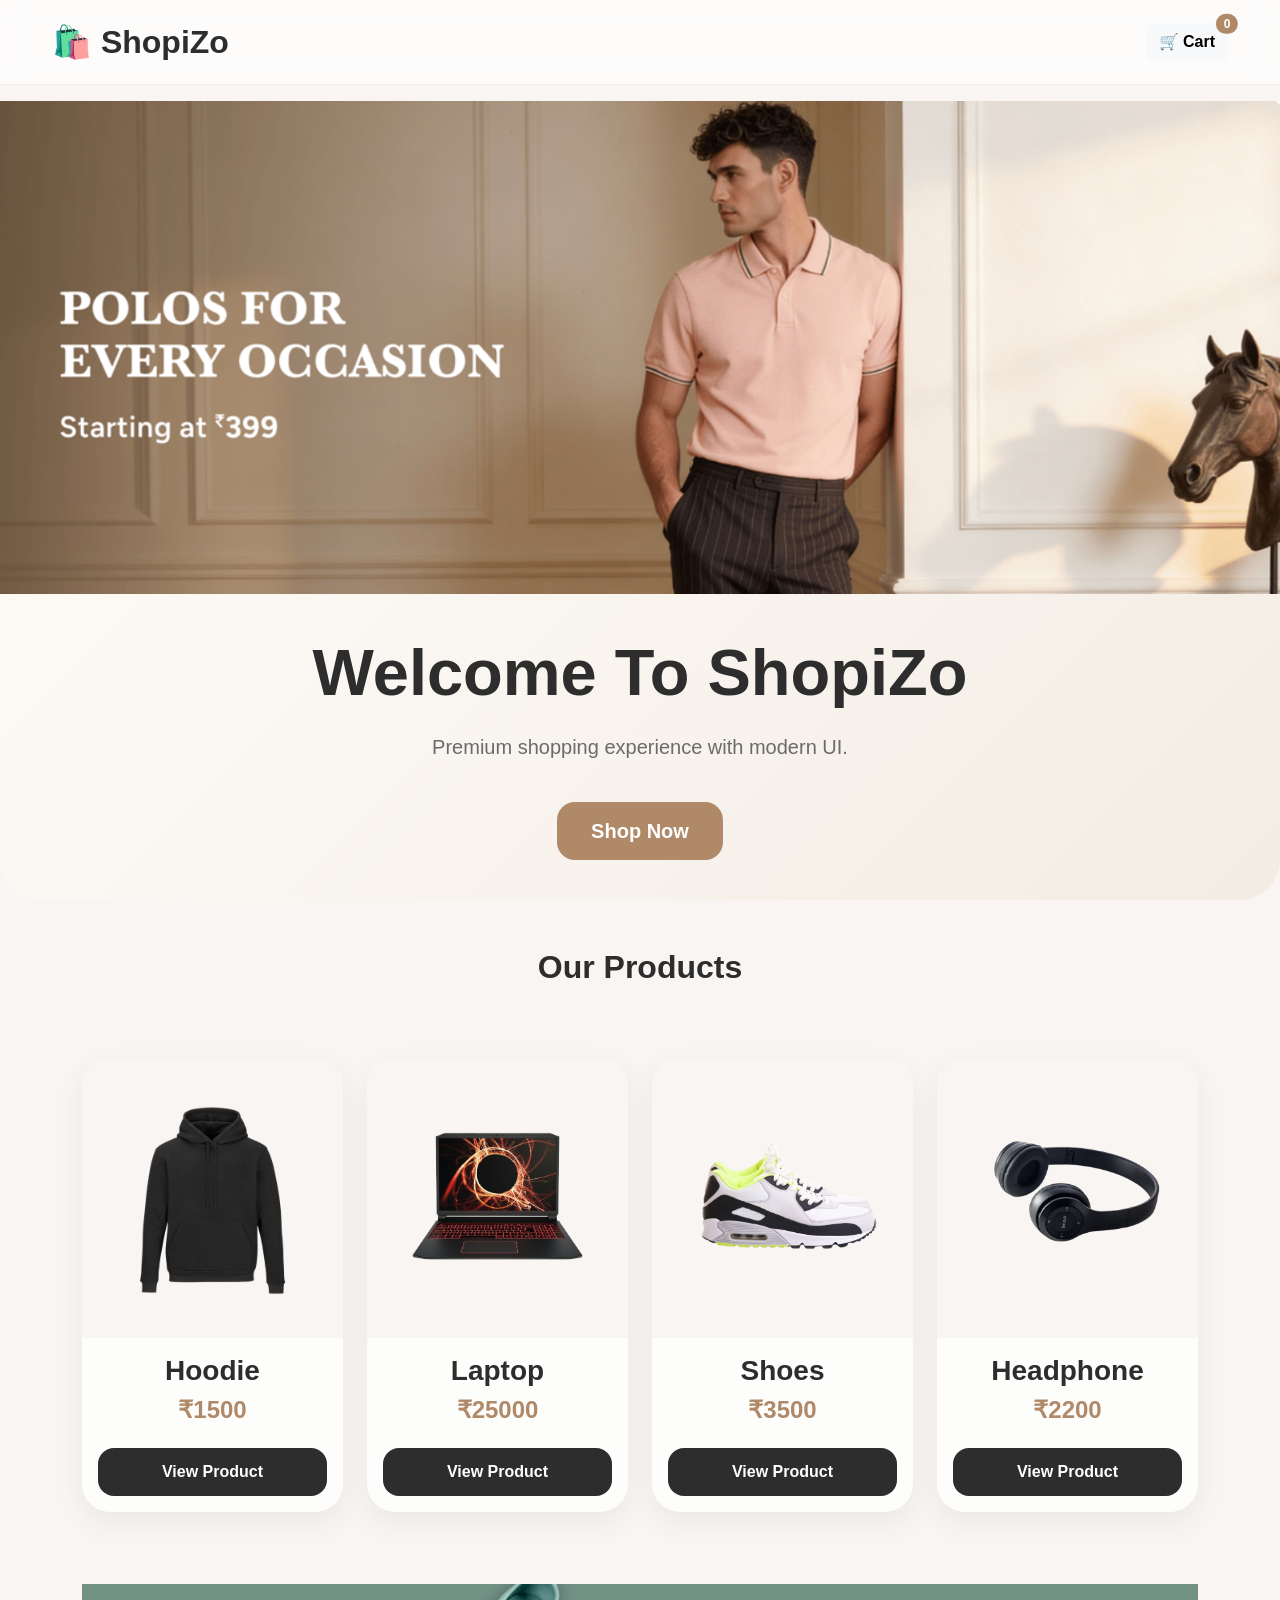
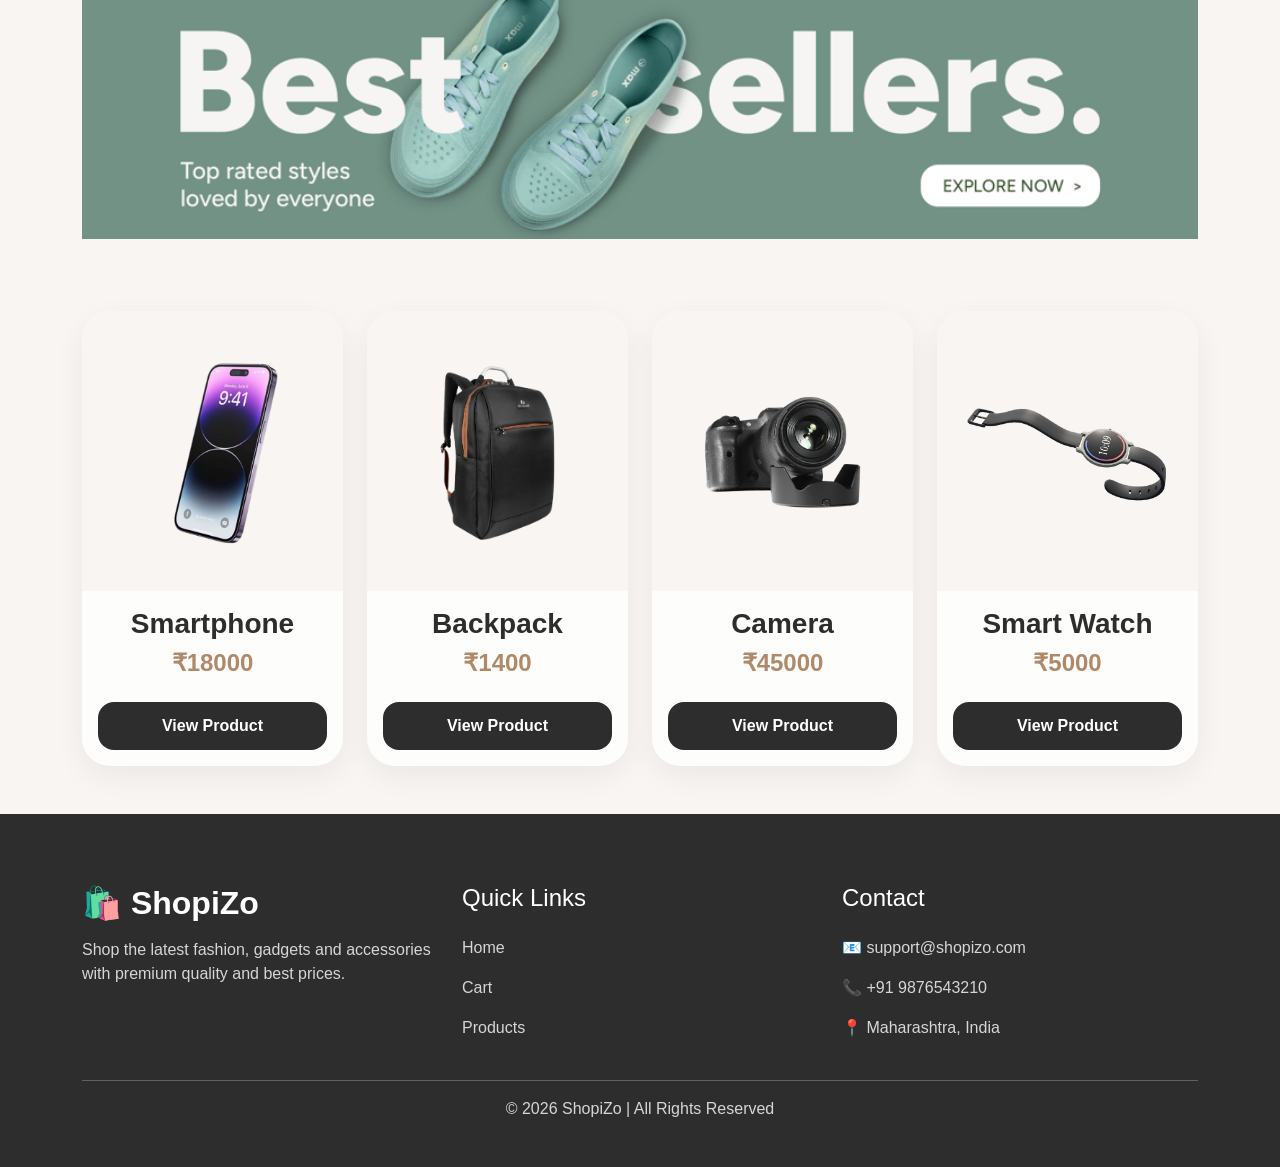
<file: index.html>
<!DOCTYPE html>
<html lang="en">

<head>

    <meta charset="UTF-8">

    <meta name="viewport" content="width=device-width, initial-scale=1.0">

    <title>ShopiZo</title>

    <link href="https://cdn.jsdelivr.net/npm/bootstrap@5.3.8/dist/css/bootstrap.min.css" rel="stylesheet">

    <script src="https://cdn.jsdelivr.net/npm/bootstrap@5.3.8/dist/js/bootstrap.bundle.min.js">
    </script>

    <link rel="stylesheet" href="./css/style.css">

</head>

<body>

    <nav class="navbar navbar-expand-lg customNav">

        <div class="container-fluid">

            <a class="logo" href="./index.html">

                🛍️ ShopiZo

            </a>

            <button class="btn btn-light fw-bold position-relative" onclick="window.location='cart.html'">

                🛒 Cart

                <span id="cartCount"
                    class="position-absolute top-0 start-100 translate-middle badge rounded-pill bg-danger">

                    0

                </span>

            </button>

        </div>

    </nav>




   <div class="text-center mt-3">

    <img src="./images/shopyzo.png"
         alt=""
         class="img-fluid heroLogo">

</div>

<div class="heroSection text-center">

    <h1 class="display-4 fw-bold">

        Welcome To ShopiZo

    </h1>

    <p class="lead">

        Premium shopping experience
        with modern UI.

    </p>

    <a href="./index.html"
       class="btn btn-danger btn-lg mt-4">

        Shop Now

    </a>

</div>


    <div class="container mt-5">

        <div class="row g-4 justify-content-center">
            <h2 class="text-center mb-5 fw-bold">

                Our Products

            </h2>


            <div class="col-lg-3 col-md-6">

                <div class="card productCard h-100">

                    <img src="./images/hoodies1.png" class="card-img-top productImg">

                    <div class="card-body text-center">

                        <h3 class="fw-bold">
                            Hoodie
                        </h3>

                        <h4 class="text-danger">
                            ₹1500
                        </h4>

                        <button class="btn btn-dark w-100 mt-3" onclick="openProduct('hoodie')">

                            View Product

                        </button>

                    </div>

                </div>

            </div>


            <div class="col-lg-3 col-md-6">

                <div class="card productCard h-100">

                    <img src="./images/laptop1.png" class="card-img-top productImg">

                    <div class="card-body text-center">

                        <h3 class="fw-bold">
                            Laptop
                        </h3>

                        <h4 class="text-danger">
                            ₹25000
                        </h4>

                        <button class="btn btn-dark w-100 mt-3" onclick="openProduct('laptop')">

                            View Product

                        </button>

                    </div>

                </div>

            </div>
            <!-- ............... -->


            <div class="col-lg-3 col-md-6">

                <div class="card productCard h-100">

                    <img src="./images/shoes1.png" class="card-img-top productImg">

                    <div class="card-body text-center">

                        <h3 class="fw-bold">
                            Shoes
                        </h3>

                        <h4 class="text-danger">
                            ₹3500
                        </h4>

                        <button class="btn btn-dark w-100 mt-3" onclick="openProduct('shoes')">

                            View Product

                        </button>

                    </div>

                </div>

            </div>



            <div class="col-lg-3 col-md-6">

                <div class="card productCard h-100">

                    <img src="./images/headphone1.png" class="card-img-top productImg">

                    <div class="card-body text-center">

                        <h3 class="fw-bold">
                            Headphone
                        </h3>

                        <h4 class="text-danger">
                            ₹2200
                        </h4>

                        <button class="btn btn-dark w-100 mt-3" onclick="openProduct('headphone')">

                            View Product

                        </button>

                    </div>

                </div>

            </div>

            <!-- ...................... -->


            <div class="mb-5"> <a href="./index.html"><img src="./images/bestseller.png" alt="" class="img-fluid w-100 mt-5"></a></div>

            <!-- ..................... -->

            <div class="col-lg-3 col-md-6 ">

                <div class="card productCard h-100">

                    <img src="./images/mobile3.png" class="card-img-top productImg">

                    <div class="card-body text-center">

                        <h3 class="fw-bold">
                            Smartphone
                        </h3>

                        <h4 class="text-danger">
                            ₹18000
                        </h4>

                        <button class="btn btn-dark w-100 mt-3" onclick="openProduct('mobile')">

                            View Product

                        </button>

                    </div>

                </div>

            </div>



            <div class="col-lg-3 col-md-6">

                <div class="card productCard h-100">

                    <img src="./images/backpack1.png" class="card-img-top productImg">

                    <div class="card-body text-center">

                        <h3 class="fw-bold">
                            Backpack
                        </h3>

                        <h4 class="text-danger">
                            ₹1400
                        </h4>

                        <button class="btn btn-dark w-100 mt-3" onclick="openProduct('bag')">

                            View Product

                        </button>

                    </div>

                </div>

            </div>


            <div class="col-lg-3 col-md-6">

                <div class="card productCard h-100">

                    <img src="./images/camera1.png" class="card-img-top productImg">

                    <div class="card-body text-center">

                        <h3 class="fw-bold">
                            Camera
                        </h3>

                        <h4 class="text-danger">
                            ₹45000
                        </h4>

                        <button class="btn btn-dark w-100 mt-3" onclick="openProduct('camera')">

                            View Product

                        </button>

                    </div>

                </div>

            </div>

            <!-- ................. -->


            <div class="col-lg-3 col-md-6">

                <div class="card productCard h-100">

                    <img src="./images/watch1.png" class="card-img-top productImg">

                    <div class="card-body text-center">

                        <h3 class="fw-bold">
                            Smart Watch
                        </h3>

                        <h4 class="text-danger">
                            ₹5000
                        </h4>

                        <button class="btn btn-dark w-100 mt-3" onclick="openProduct('watch')">

                            View Product

                        </button>

                    </div>

                </div>

            </div>

        </div>

    </div>




    <footer class="footer mt-5">

        <div class="container">

            <div class="row g-4">


                <div class="col-lg-4">

                    <h2 class="fw-bold">
                        🛍️ ShopiZo
                    </h2>

                    <p class="mt-3">

                        Shop the latest fashion,
                        gadgets and accessories
                        with premium quality
                        and best prices.

                    </p>

                </div>


                <div class="col-lg-4">

                    <h4 class="mb-4">
                        Quick Links
                    </h4>

                    <p>
                        <a href="./index.html">
                            Home
                        </a>
                    </p>

                    <p>
                        <a href="./cart.html">
                            Cart
                        </a>
                    </p>

                    <p>
                        <a href="./product.html">
                            Products
                        </a>
                    </p>

                </div>


                <div class="col-lg-4">

                    <h4 class="mb-4">
                        Contact
                    </h4>

                    <p>
                        📧 support@shopizo.com
                    </p>

                    <p>
                        📞 +91 9876543210
                    </p>

                    <p>
                        📍 Maharashtra, India
                    </p>

                </div>

            </div>

            <hr class="mt-4 text-light">

            <div class="text-center">

                <p>

                    © 2026 ShopiZo |
                    All Rights Reserved

                </p>

            </div>

        </div>

    </footer>


    <script src="./js/script.js"></script>

</body>

</html>
</file>
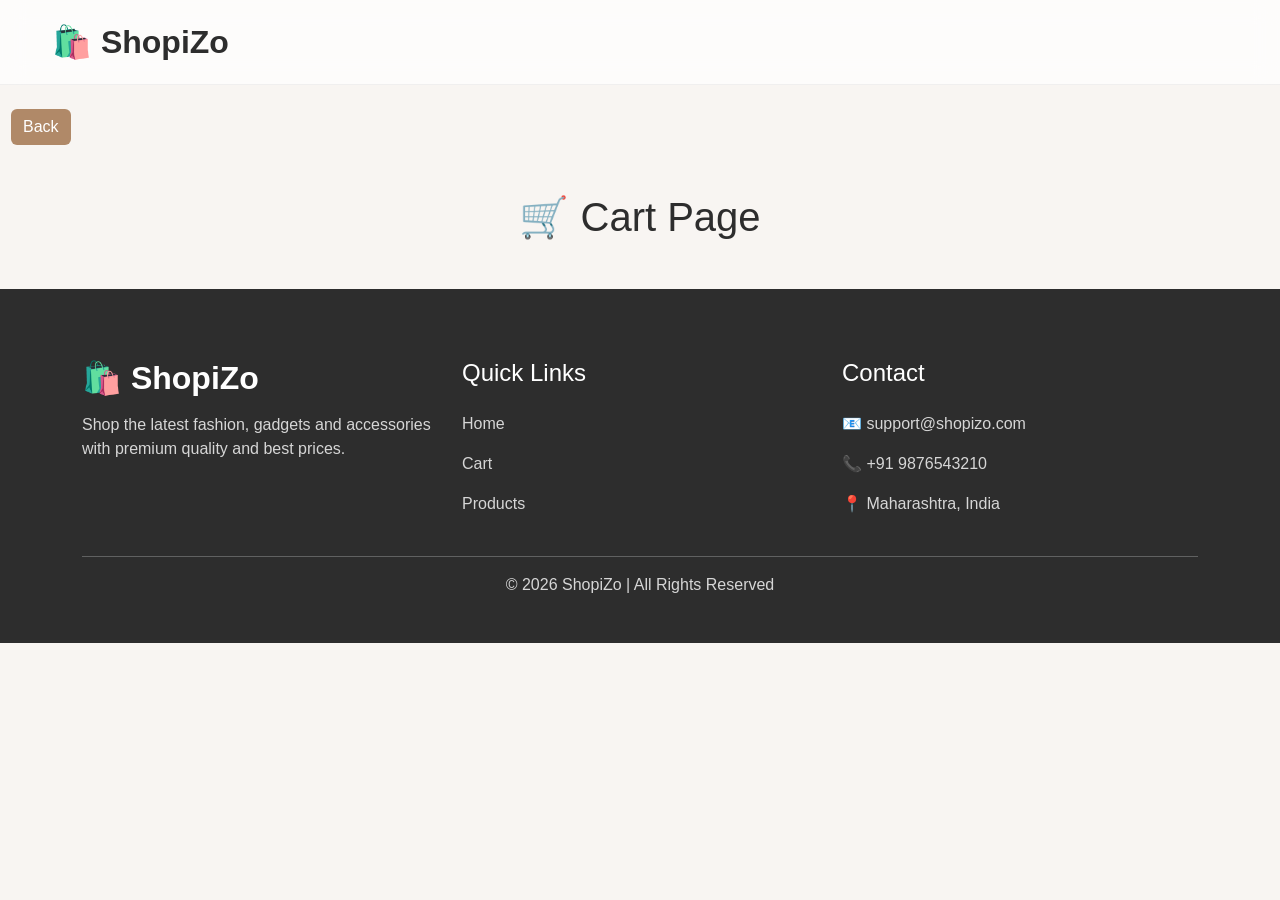
<file: cart.html>
<!DOCTYPE html>
<html lang="en">

<head>

    <meta charset="UTF-8">

    <meta name="viewport"
        content="width=device-width, initial-scale=1.0">

    <title>Cart</title>

    <link href="https://cdn.jsdelivr.net/npm/bootstrap@5.3.8/dist/css/bootstrap.min.css"
        rel="stylesheet">

    <script src="https://cdn.jsdelivr.net/npm/bootstrap@5.3.8/dist/js/bootstrap.bundle.min.js">
    </script>

    <link rel="stylesheet"
        href="./css/style.css">

</head>

<body>

    <nav class="navbar navbar-expand-lg customNav">

        <div class="container-fluid">

            <a class="logo"
                href="./index.html">

                🛍️ ShopiZo

            </a>

        </div>

    </nav>

     <div class="container mt-4" style="margin-left: -1px;">

        <a href="./product.html"
            class="btn btn-danger">

            Back

        </a>

    </div>

    <div class="container mt-5">

        <h1 class="text-center mb-5">
            🛒 Cart Page
        </h1>

        <div id="cartContainer">

        </div>

    </div>

    
    <footer class="footer mt-5">

        <div class="container">

            <div class="row g-4">


                <div class="col-lg-4">

                    <h2 class="fw-bold">
                        🛍️ ShopiZo
                    </h2>

                    <p class="mt-3">

                        Shop the latest fashion,
                        gadgets and accessories
                        with premium quality
                        and best prices.

                    </p>

                </div>


                <div class="col-lg-4">

                    <h4 class="mb-4">
                        Quick Links
                    </h4>

                    <p>
                        <a href="./index.html">
                            Home
                        </a>
                    </p>

                    <p>
                        <a href="./cart.html">
                            Cart
                        </a>
                    </p>

                    <p>
                        <a href="./product.html">
                            Products
                        </a>
                    </p>

                </div>


                <div class="col-lg-4">

                    <h4 class="mb-4">
                        Contact
                    </h4>

                    <p>
                        📧 support@shopizo.com
                    </p>

                    <p>
                        📞 +91 9876543210
                    </p>

                    <p>
                        📍 Maharashtra, India
                    </p>

                </div>

            </div>

            <hr class="mt-4 text-light">

            <div class="text-center">

                <p>

                    © 2026 ShopiZo |
                    All Rights Reserved

                </p>

            </div>

        </div>

    </footer>

    <script src="./js/script.js"></script>

</body>

</html>
</file>
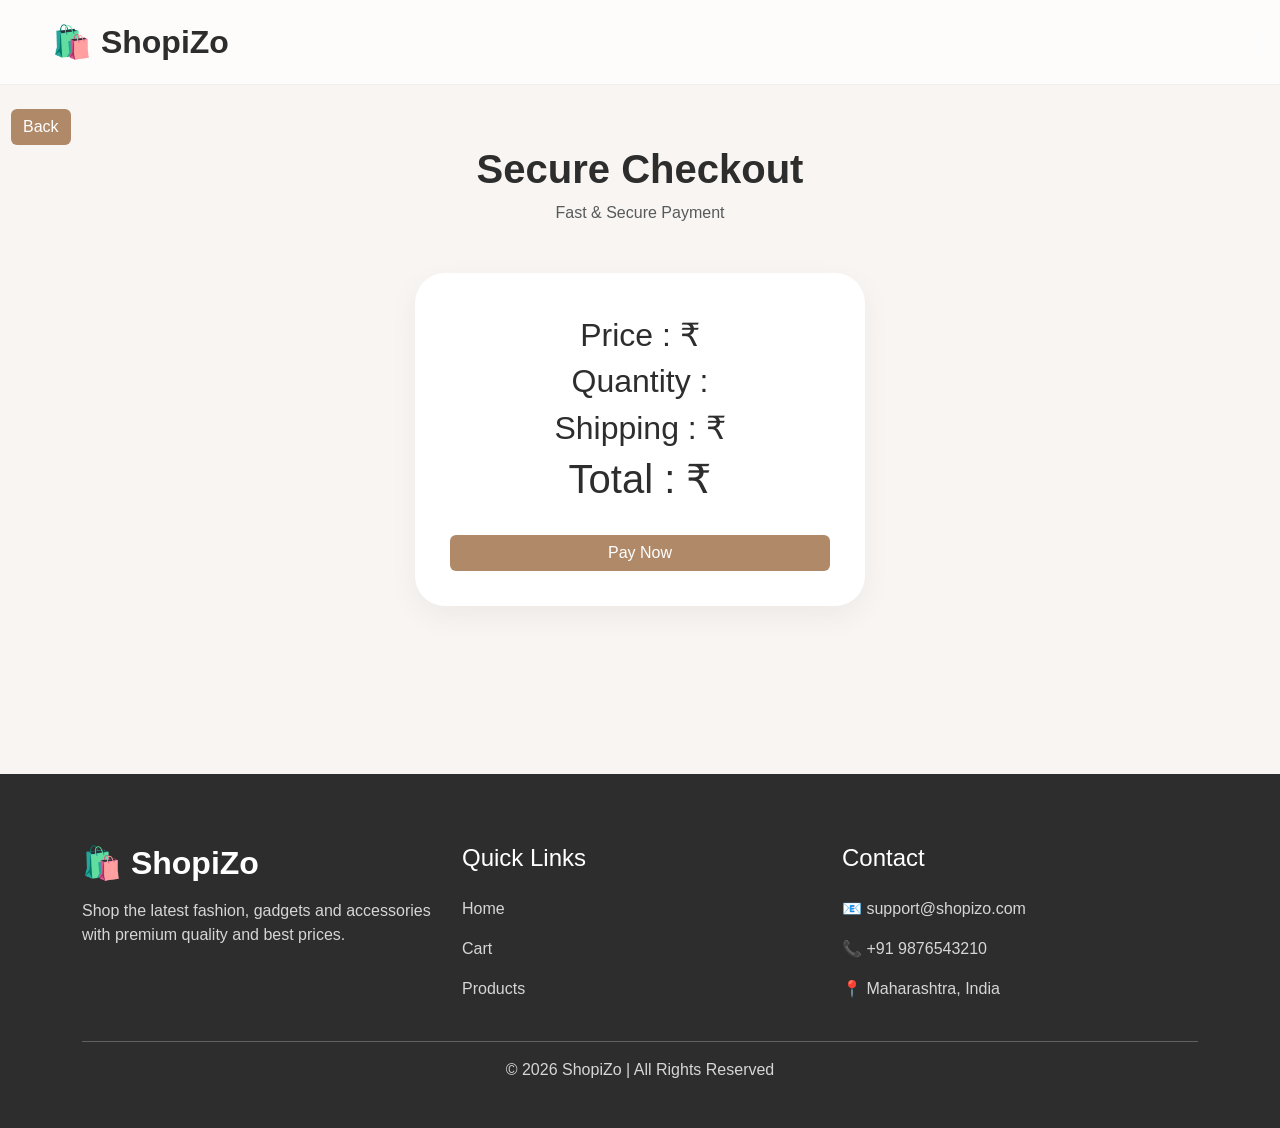
<file: payment.html>
<!DOCTYPE html>
<html lang="en">

<head>

    <meta charset="UTF-8">

    <meta name="viewport"
        content="width=device-width, initial-scale=1.0">

    <title>Payment</title>

    <link href="https://cdn.jsdelivr.net/npm/bootstrap@5.3.8/dist/css/bootstrap.min.css"
        rel="stylesheet">

    <script src="https://cdn.jsdelivr.net/npm/bootstrap@5.3.8/dist/js/bootstrap.bundle.min.js">
    </script>

    <link rel="stylesheet"
        href="./css/style.css">

</head>

<body>

    <nav class="navbar navbar-expand-lg customNav">

        <div class="container-fluid">

            <a class="logo"
                href="./index.html">

                🛍️ ShopiZo

            </a>

        </div>

    </nav>

     <div class="container mt-4" style="margin-left: -1px;">

        <a href="./product.html"
            class="btn btn-danger">

            Back

        </a>

    </div>

    <div><h1 class="text-center fw-bold">
    Secure Checkout
</h1>

<p class="text-center text-muted">
    Fast & Secure Payment
</p></div>

    <div class="container mt-5">

        <div class="paymentBox">

            <h1 id="pname"></h1>

            <h2>
                Price :
                ₹ <span id="price"></span>
            </h2>

            <h2>
                Quantity :
                <span id="qty"></span>
            </h2>

            <h2>
                Shipping :
                ₹ <span id="shipping"></span>
            </h2>

            <h1>
                Total :
                ₹ <span id="total"></span>
            </h1>

            <button class="btn btn-danger w-100 mt-4"
                onclick="makePayment()">

                Pay Now

            </button>

        </div>

    </div>  
    <div>
        <br><br><br><br><br>
    </div>
   

    <footer class="footer mt-5">

        <div class="container">

            <div class="row g-4">


                <div class="col-lg-4">

                    <h2 class="fw-bold">
                        🛍️ ShopiZo
                    </h2>

                    <p class="mt-3">

                        Shop the latest fashion,
                        gadgets and accessories
                        with premium quality
                        and best prices.

                    </p>

                </div>


                <div class="col-lg-4">

                    <h4 class="mb-4">
                        Quick Links
                    </h4>

                    <p>
                        <a href="./index.html">
                            Home
                        </a>
                    </p>

                    <p>
                        <a href="./cart.html">
                            Cart
                        </a>
                    </p>

                    <p>
                        <a href="./product.html">
                            Products
                        </a>
                    </p>

                </div>


                <div class="col-lg-4">

                    <h4 class="mb-4">
                        Contact
                    </h4>

                    <p>
                        📧 support@shopizo.com
                    </p>

                    <p>
                        📞 +91 9876543210
                    </p>

                    <p>
                        📍 Maharashtra, India
                    </p>

                </div>

            </div>

            <hr class="mt-4 text-light">

            <div class="text-center">

                <p>

                    © 2026 ShopiZo |
                    All Rights Reserved

                </p>

            </div>

        </div>

    </footer>

    <script src="./js/script.js"></script>

</body>

</html>
</file>
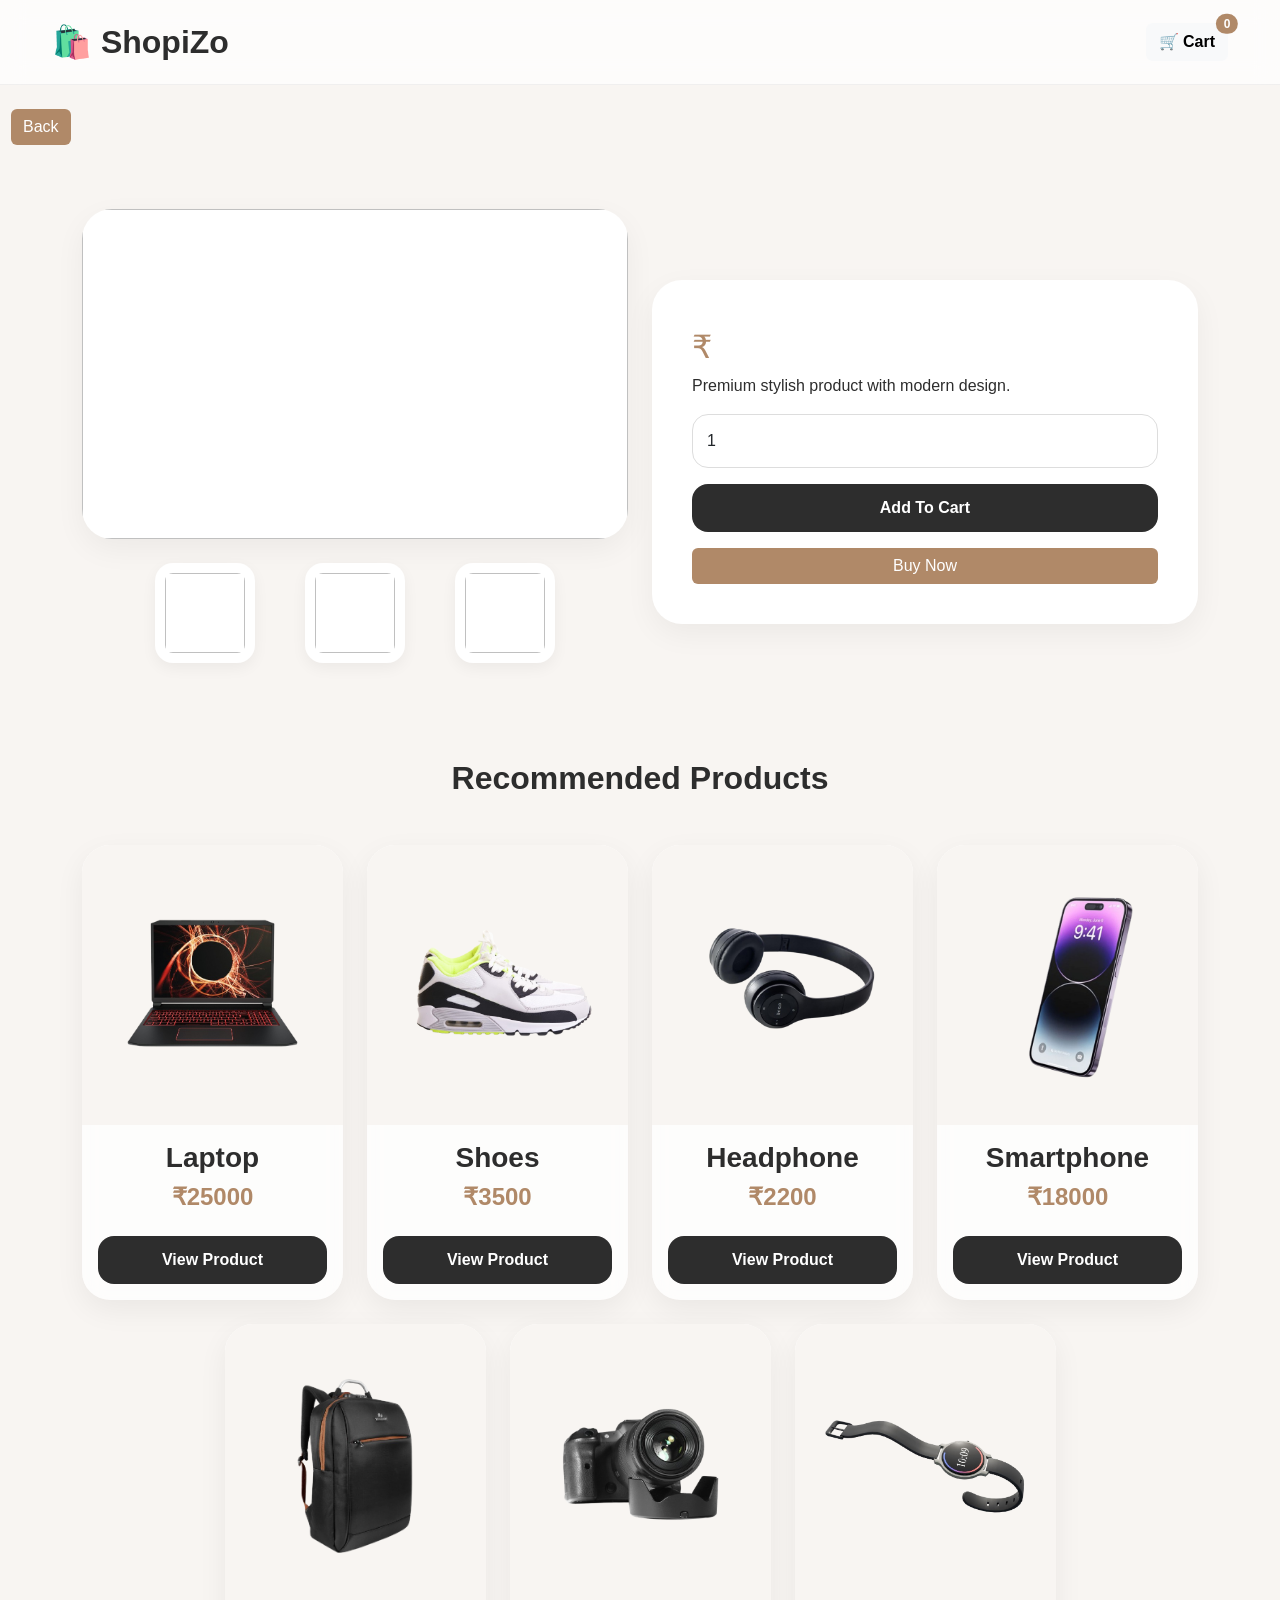
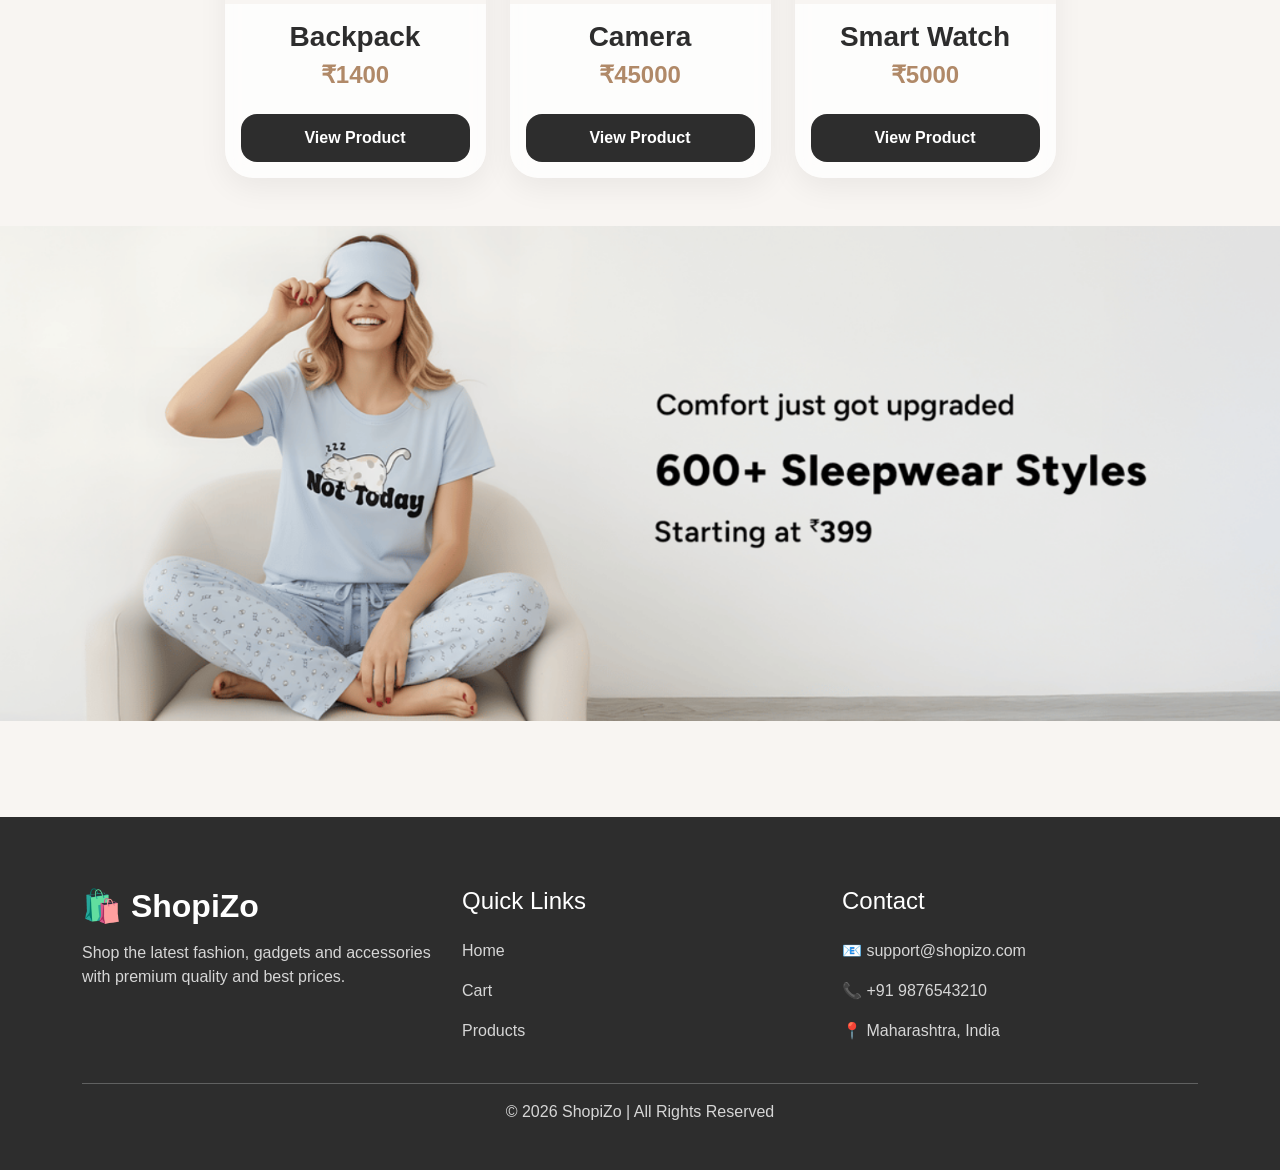
<file: product.html>
<!DOCTYPE html>
<html lang="en">

<head>

    <meta charset="UTF-8">

    <meta name="viewport" content="width=device-width, initial-scale=1.0">

    <title>Product Page</title>

    <link href="https://cdn.jsdelivr.net/npm/bootstrap@5.3.8/dist/css/bootstrap.min.css" rel="stylesheet">

    <script src="https://cdn.jsdelivr.net/npm/bootstrap@5.3.8/dist/js/bootstrap.bundle.min.js">
    </script>

    <link rel="stylesheet" href="./css/style.css">

</head>

<body>

    <nav class="navbar navbar-expand-lg customNav">

        <div class="container-fluid">

            <a class="logo" href="./index.html">

                🛍️ ShopiZo

            </a>

            <button class="btn btn-light fw-bold position-relative" onclick="window.location='cart.html'">

                🛒 Cart

                <span id="cartCount"
                    class="position-absolute top-0 start-100 translate-middle badge rounded-pill bg-danger">

                    0

                </span>

            </button>

        </div>

    </nav>

    <div class="container mt-4" style="margin-left: -1px;">

        <a href="./index.html" class="btn btn-danger">

            Back

        </a>

    </div>

    <div class="container mt-5">

        <div class="row align-items-center">

            <!-- LEFT -->

            <div class="col-lg-6">

                <div class="mainImage mt-3">

                    <img id="mainImage">

                </div>

                <div class="smallImages mt-4 mb-5" >

                    <img id="img1" onclick="changeImage(this.src)">

                    <img id="img2" onclick="changeImage(this.src)">

                    <img id="img3" onclick="changeImage(this.src)">

                </div>

            </div>

            <!-- RIGHT -->

            <div class="col-lg-6">

                <div class="right">

                    <h1 id="title"></h1>

                    <h2>
                        ₹ <span id="price"></span>
                    </h2>

                    <p>

                        Premium stylish product
                        with modern design.

                    </p>

                    <input type="number" class="form-control" placeholder="Enter Quantity" id="qty" value="1" min="1">

                    <button class="btn btn-dark w-100 mt-3" onclick="addToCart()">

                        Add To Cart

                    </button>

                    <button class="btn btn-danger w-100 mt-3" onclick="buyNow()">

                        Buy Now

                    </button>

                </div>

            </div>

        </div>

    </div>

    <!-- .................. -->


    <div class="container mt-5">

        <h2 class="text-center mb-5 fw-bold">

            Recommended Products

        </h2>

        <div class="row g-4 justify-content-center">



            <div class="col-lg-3 col-md-6">

                <div class="card productCard h-100">

                    <img src="./images/laptop1.png" class="card-img-top productImg">

                    <div class="card-body text-center">

                        <h3 class="fw-bold">
                            Laptop
                        </h3>

                        <h4 class="text-danger">
                            ₹25000
                        </h4>

                        <button class="btn btn-dark w-100 mt-3" onclick="openProduct('laptop')">

                            View Product

                        </button>

                    </div>

                </div>

            </div>
            <!-- ............... -->


            <div class="col-lg-3 col-md-6">

                <div class="card productCard h-100">

                    <img src="./images/shoes1.png" class="card-img-top productImg">

                    <div class="card-body text-center">

                        <h3 class="fw-bold">
                            Shoes
                        </h3>

                        <h4 class="text-danger">
                            ₹3500
                        </h4>

                        <button class="btn btn-dark w-100 mt-3" onclick="openProduct('shoes')">

                            View Product

                        </button>

                    </div>

                </div>

            </div>



            <div class="col-lg-3 col-md-6">

                <div class="card productCard h-100">

                    <img src="./images/headphone1.png" class="card-img-top productImg">

                    <div class="card-body text-center">

                        <h3 class="fw-bold">
                            Headphone
                        </h3>

                        <h4 class="text-danger">
                            ₹2200
                        </h4>

                        <button class="btn btn-dark w-100 mt-3" onclick="openProduct('headphone')">

                            View Product

                        </button>

                    </div>

                </div>

            </div>



            <div class="col-lg-3 col-md-6">

                <div class="card productCard h-100">

                    <img src="./images/mobile3.png" class="card-img-top productImg">

                    <div class="card-body text-center">

                        <h3 class="fw-bold">
                            Smartphone
                        </h3>

                        <h4 class="text-danger">
                            ₹18000
                        </h4>

                        <button class="btn btn-dark w-100 mt-3" onclick="openProduct('mobile')">

                            View Product

                        </button>

                    </div>

                </div>

            </div>



            <div class="col-lg-3 col-md-6">

                <div class="card productCard h-100">

                    <img src="./images/backpack1.png" class="card-img-top productImg">

                    <div class="card-body text-center">

                        <h3 class="fw-bold">
                            Backpack
                        </h3>

                        <h4 class="text-danger">
                            ₹1400
                        </h4>

                        <button class="btn btn-dark w-100 mt-3" onclick="openProduct('bag')">

                            View Product

                        </button>

                    </div>

                </div>

            </div>


            <div class="col-lg-3 col-md-6">

                <div class="card productCard h-100">

                    <img src="./images/camera1.png" class="card-img-top productImg">

                    <div class="card-body text-center">

                        <h3 class="fw-bold">
                            Camera
                        </h3>

                        <h4 class="text-danger">
                            ₹45000
                        </h4>

                        <button class="btn btn-dark w-100 mt-3" onclick="openProduct('camera')">

                            View Product

                        </button>

                    </div>

                </div>

            </div>

            <!-- ................. -->


            <div class="col-lg-3 col-md-6">

                <div class="card productCard h-100">

                    <img src="./images/watch1.png" class="card-img-top productImg">

                    <div class="card-body text-center">

                        <h3 class="fw-bold">
                            Smart Watch
                        </h3>

                        <h4 class="text-danger">
                            ₹5000
                        </h4>

                        <button class="btn btn-dark w-100 mt-3" onclick="openProduct('watch')">

                            View Product

                        </button>

                    </div>

                </div>

            </div>

        </div>

    </div>

    <div>
        <a href="./product.html"> <img src="./images/sleepwear.png" alt="" class="img-fluid mt-5 mb-5"></a>
    </div>

    <!-- ............................. -->


    <footer class="footer mt-5">

        <div class="container">

            <div class="row g-4">


                <div class="col-lg-4">

                    <h2 class="fw-bold">
                        🛍️ ShopiZo
                    </h2>

                    <p class="mt-3">

                        Shop the latest fashion,
                        gadgets and accessories
                        with premium quality
                        and best prices.

                    </p>

                </div>


                <div class="col-lg-4">

                    <h4 class="mb-4">
                        Quick Links
                    </h4>

                    <p>
                        <a href="./index.html">
                            Home
                        </a>
                    </p>

                    <p>
                        <a href="./cart.html">
                            Cart
                        </a>
                    </p>

                    <p>
                        <a href="./product.html">
                            Products
                        </a>
                    </p>

                </div>


                <div class="col-lg-4">

                    <h4 class="mb-4">
                        Contact
                    </h4>

                    <p>
                        📧 support@shopizo.com
                    </p>

                    <p>
                        📞 +91 9876543210
                    </p>

                    <p>
                        📍 Maharashtra, India
                    </p>

                </div>

            </div>

            <hr class="mt-4 text-light">

            <div class="text-center">

                <p>

                    © 2026 ShopiZo |
                    All Rights Reserved

                </p>

            </div>

        </div>

    </footer>

    <script src="./js/script.js"></script>

</body>

</html>
</file>
<file: css/style.css>
body{
    background:#f8f5f2;
    font-family:'Poppins',sans-serif;
    color:#2d2d2d;
}

.customNav{
    background:rgba(255,255,255,0.7);

    backdrop-filter:blur(12px);

    padding:18px 40px;

    border-bottom:1px solid rgba(0,0,0,0.05);

    position:sticky;

    top:0;

    z-index:1000;
}

.logo{
    color:#2d2d2d !important;

    text-decoration:none;

    font-size:32px;

    font-weight:700;
}


.heroSection{

    padding:40px 20px;

    background:
    linear-gradient(
    135deg,
    #fdfaf6,
    #f3ece4
    );

    border-radius:0 0 40px 40px;

    text-align:center;
}

.heroSection h1{

    font-size:65px;

    font-weight:700;

    color:#2d2d2d;
}

.heroSection p{

    color:#6b6b6b;

    font-size:20px;

    margin-top:20px;
}

.heroSection .btn-danger{

    background:#b08968;

    border:none;

    padding:14px 34px;

    border-radius:18px;

    font-weight:600;

    margin-top:25px;

    transition:0.3s;
}

.heroSection .btn-danger:hover{

    background:#7f5539;

    transform:translateY(-4px);
}



.productCard{

    border:none;

    border-radius:28px;

    overflow:hidden;

    background:rgba(255,255,255,0.75);

    backdrop-filter:blur(10px);

    transition:0.4s;

    box-shadow:
    0 10px 30px rgba(0,0,0,0.06);
}

.productCard:hover{

    transform:translateY(-12px);

    box-shadow:
    0 20px 40px rgba(176,137,104,0.18);
}

.productImg{

    height:280px;

    object-fit:contain;

    padding:30px;

    background:#f8f5f2;
}

.productCard h3{

    color:#2d2d2d;

    font-weight:700;
}

.productCard h4{

    color:#b08968 !important;

    font-weight:700;
}



.btn-dark{

    background:#2d2d2d;

    border:none;

    border-radius:16px;

    padding:12px;

    font-weight:600;

    transition:0.3s;
}

.btn-dark:hover{

    background:#b08968;

    transform:scale(1.03);
}

.btn-danger{

    background:#b08968;

    border:none;
}

.btn-danger:hover{

    background:#7f5539;
}



.mainImage{

    height:330px;

    background:white;

    border-radius:30px;

    overflow:hidden;

    box-shadow:
    0 10px 30px rgba(0,0,0,0.05);
}

.mainImage img{

    width:100%;

    height:100%;

    object-fit:contain;

    transition: 1s;
}

.mainImage img:hover{

    transform:scale(1.4);
}

.smallImages{

    display:flex;
    justify-content: center;
    gap:50px;
}

.smallImages img{

    width:100px;

    height:100px;

    object-fit:contain;

    background:white;

    padding:10px;

    border-radius:18px;

    cursor:pointer;

    transition:0.3s;

    box-shadow:
    0 5px 15px rgba(0,0,0,0.05);
}

.smallImages img:hover{

    transform:translateY(-5px);
}

.right{

    background:white;

    padding:40px;

    border-radius:30px;

    box-shadow:
    0 10px 30px rgba(0,0,0,0.05);
}

.right h1{

    font-weight:700;
}

.right h2{

    color:#b08968;
}



.form-control{

    border-radius:16px;

    padding:14px;

    border:1px solid #ddd;
}

.form-control:focus{

    border-color:#b08968;

    box-shadow:none;
}



.paymentBox{

    max-width:450px;

    margin:auto;

    background:white;

    padding:35px;

    border-radius:30px;

    text-align:center;

    box-shadow:
    0 10px 30px rgba(0,0,0,0.05);
}



.cartBox{

    background:white;

    padding:30px;

    border-radius:30px;

    text-align:center;

    margin-bottom:30px;

    transition:0.3s;

    box-shadow:
    0 10px 30px rgba(0,0,0,0.05);
}

.cartBox:hover{

    transform:translateY(-6px);
}

.cartBox img{

    width:180px;

    height:180px;

    object-fit:contain;
}



.footer{

    background:#2d2d2d;

    color:white;

    padding:70px 20px 30px;

    margin-top:80px;
}

.footer p{

    color:#d6d6d6;
}

.footer a{

    text-decoration:none;

    color:#d6d6d6;

    transition:0.3s;
}

.footer a:hover{

    color:#f3d5b5;
}



.badge{

    background:#b08968 !important;
}



::-webkit-scrollbar{

    width:10px;
}

::-webkit-scrollbar-thumb{

    background:#b08968;

    border-radius:20px;
}

::-webkit-scrollbar-track{

    background:#f1ece6;
}

.recommendCard{

    border:none;

    border-radius:28px;

    overflow:hidden;

    background:white;

    transition:0.4s;

    box-shadow:
    0 10px 30px rgba(0,0,0,0.05);
}

.recommendCard:hover{

    transform:translateY(-10px);

    box-shadow:
    0 20px 40px rgba(176,137,104,0.15);
}

.recommendImg{

    height:240px;

    object-fit:contain;

    padding:25px;

    background:#f8f5f2;
}

.priceText{

    color:#b08968;

    font-weight:700;
}
</file>
